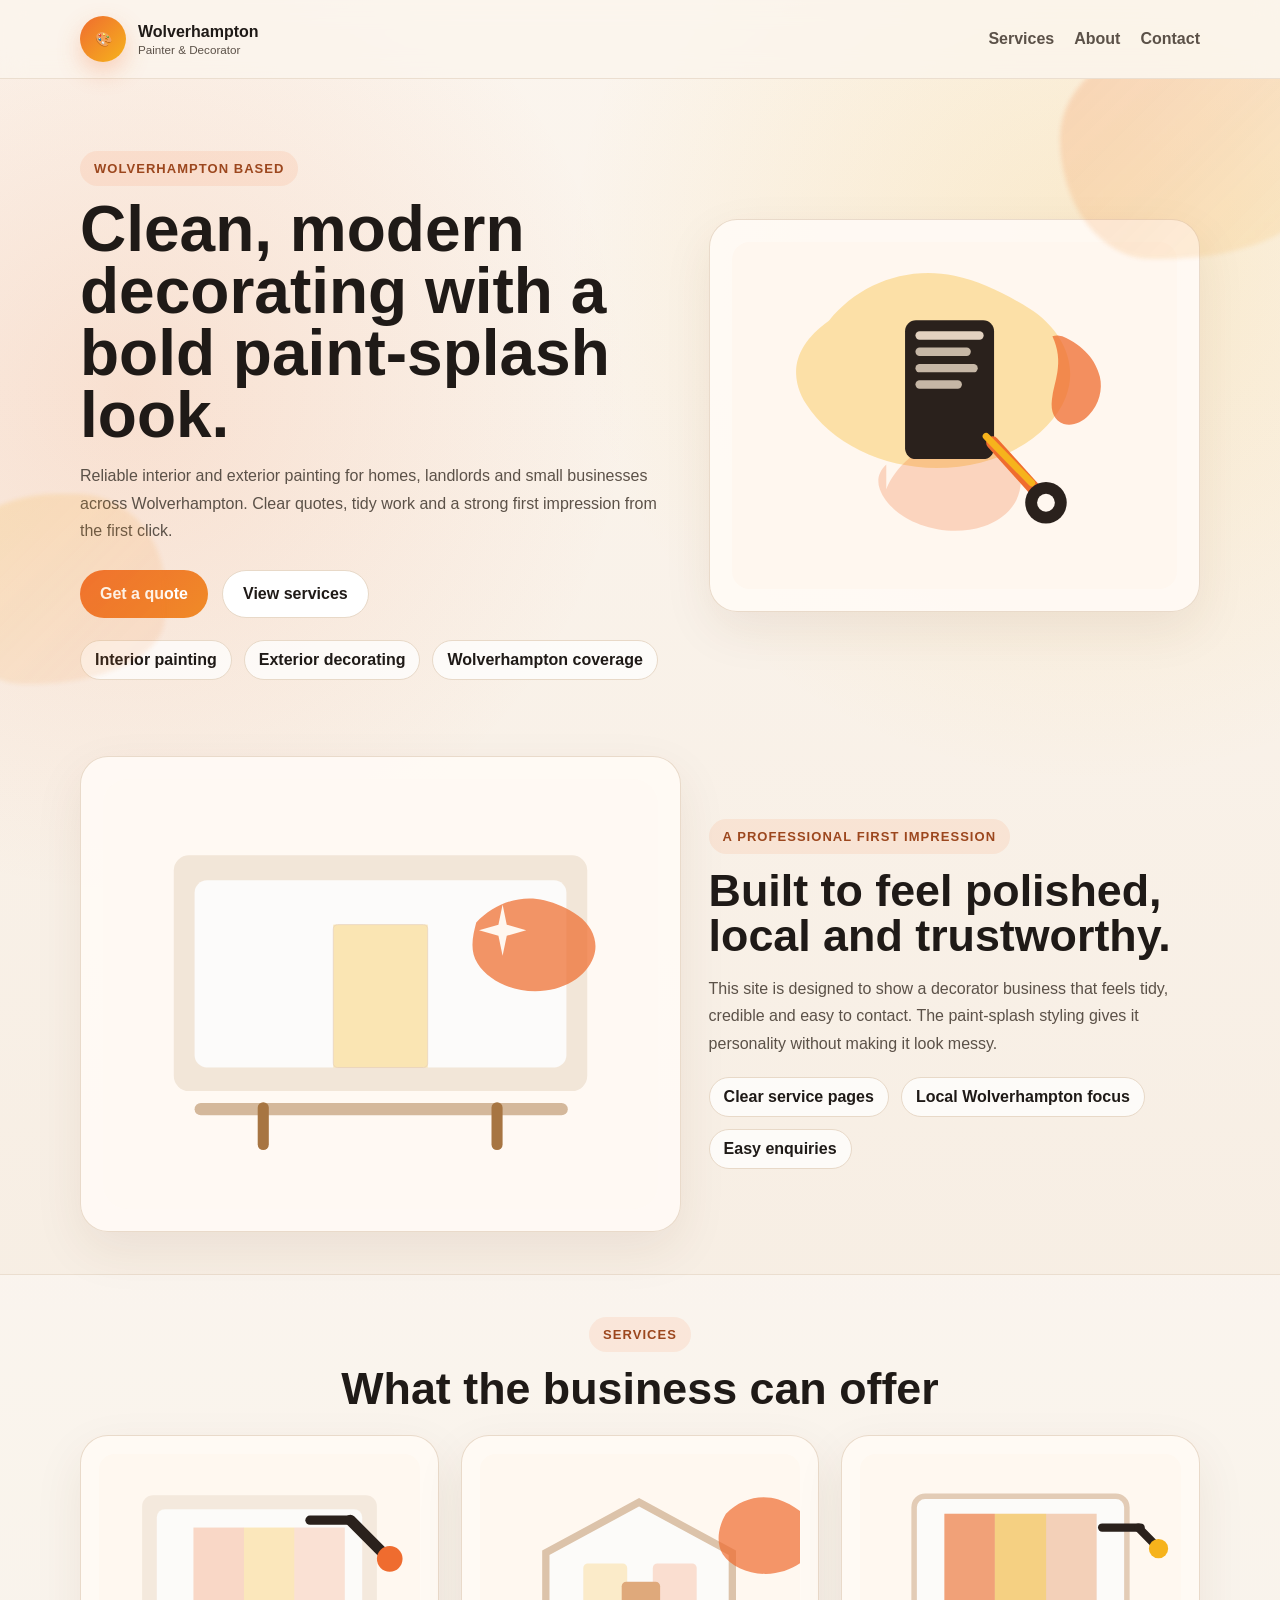
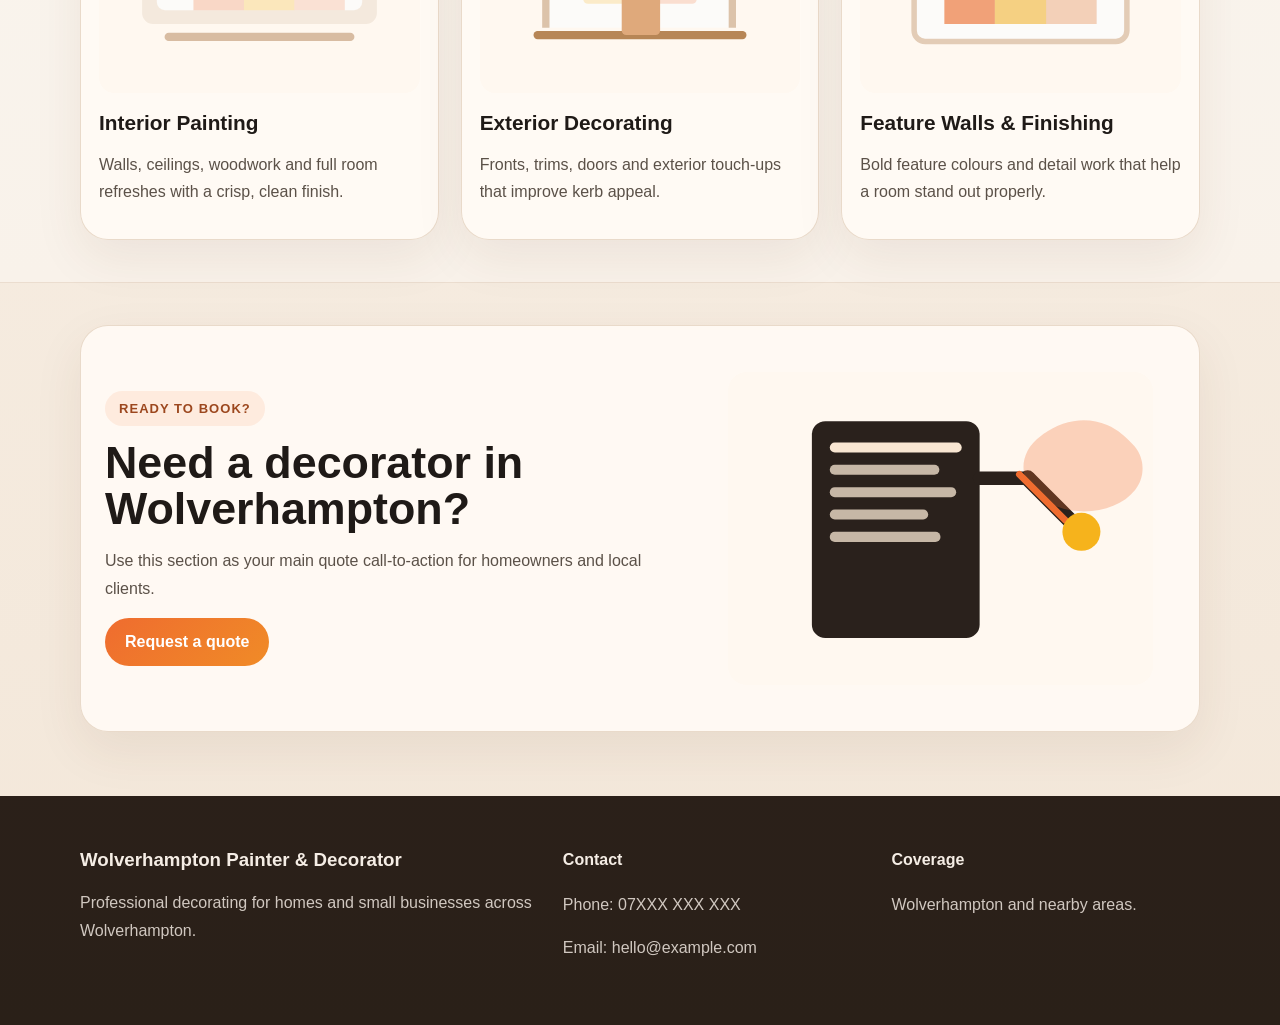
<file: index.html>
<!DOCTYPE html>
<html lang="en">
<head>
  <meta charset="UTF-8" />
  <meta name="viewport" content="width=device-width, initial-scale=1.0" />
  <title>Wolverhampton Painter & Decorator</title>
  <meta name="description" content="Professional painter and decorator services in Wolverhampton. Interior, exterior and residential decorating with a bold paint-splash brand style." />
  <link rel="stylesheet" href="assets/css/styles.css" />
</head>
<body>
  <header class="site-header">
    <div class="container nav">
      <a href="#top" class="brand">
        <span class="brand-mark">🎨</span>
        <span>
          <strong>Wolverhampton</strong>
          <small>Painter & Decorator</small>
        </span>
      </a>
      <nav>
        <a href="#services">Services</a>
        <a href="#about">About</a>
        <a href="#contact">Contact</a>
      </nav>
    </div>
  </header>

  <main id="top">
    <section class="hero">
      <div class="paint paint-a"></div>
      <div class="paint paint-b"></div>
      <div class="container hero-grid">
        <div class="hero-copy">
          <span class="eyebrow">Wolverhampton based</span>
          <h1>Clean, modern decorating with a bold paint-splash look.</h1>
          <p>
            Reliable interior and exterior painting for homes, landlords and small businesses across Wolverhampton.
            Clear quotes, tidy work and a strong first impression from the first click.
          </p>
          <div class="hero-actions">
            <a class="btn btn-primary" href="#contact">Get a quote</a>
            <a class="btn btn-secondary" href="#services">View services</a>
          </div>
          <ul class="hero-points">
            <li>Interior painting</li>
            <li>Exterior decorating</li>
            <li>Wolverhampton coverage</li>
          </ul>
        </div>
        <div class="hero-art card">
          <img src="assets/images/hero-paint.svg" alt="Paint splash decorator illustration" />
        </div>
      </div>
    </section>

    <section id="about" class="section">
      <div class="container split">
        <div class="card image-card">
          <img src="assets/images/room-finish.svg" alt="Freshly painted room illustration" />
        </div>
        <div class="text-block">
          <span class="eyebrow">A professional first impression</span>
          <h2>Built to feel polished, local and trustworthy.</h2>
          <p>
            This site is designed to show a decorator business that feels tidy, credible and easy to contact.
            The paint-splash styling gives it personality without making it look messy.
          </p>
          <div class="ticks">
            <div class="tick">Clear service pages</div>
            <div class="tick">Local Wolverhampton focus</div>
            <div class="tick">Easy enquiries</div>
          </div>
        </div>
      </div>
    </section>

    <section id="services" class="section alt">
      <div class="container">
        <div class="section-heading">
          <span class="eyebrow">Services</span>
          <h2>What the business can offer</h2>
        </div>
        <div class="cards three-up">
          <article class="card service-card">
            <img src="assets/images/interior.svg" alt="Interior painting illustration" />
            <h3>Interior Painting</h3>
            <p>Walls, ceilings, woodwork and full room refreshes with a crisp, clean finish.</p>
          </article>
          <article class="card service-card">
            <img src="assets/images/exterior.svg" alt="Exterior decorating illustration" />
            <h3>Exterior Decorating</h3>
            <p>Fronts, trims, doors and exterior touch-ups that improve kerb appeal.</p>
          </article>
          <article class="card service-card">
            <img src="assets/images/feature-wall.svg" alt="Feature wall paint illustration" />
            <h3>Feature Walls & Finishing</h3>
            <p>Bold feature colours and detail work that help a room stand out properly.</p>
          </article>
        </div>
      </div>
    </section>

    <section class="section cta-wrap">
      <div class="container">
        <div class="cta card">
          <div class="cta-copy">
            <span class="eyebrow">Ready to book?</span>
            <h2>Need a decorator in Wolverhampton?</h2>
            <p>Use this section as your main quote call-to-action for homeowners and local clients.</p>
            <a class="btn btn-primary" href="#contact">Request a quote</a>
          </div>
          <div class="cta-art">
            <img src="assets/images/quote.svg" alt="Paint roller and quote illustration" />
          </div>
        </div>
      </div>
    </section>
  </main>

  <footer id="contact" class="site-footer">
    <div class="container footer-grid">
      <div>
        <h3>Wolverhampton Painter & Decorator</h3>
        <p>Professional decorating for homes and small businesses across Wolverhampton.</p>
      </div>
      <div>
        <h4>Contact</h4>
        <p>Phone: 07XXX XXX XXX</p>
        <p>Email: hello@example.com</p>
      </div>
      <div>
        <h4>Coverage</h4>
        <p>Wolverhampton and nearby areas.</p>
      </div>
    </div>
  </footer>
</body>
</html>
</file>
<file: assets/css/styles.css>
:root {
  --bg: #f7f0e7;
  --panel: #fffaf5;
  --ink: #1f1a17;
  --muted: #5b5148;
  --line: #e8d9c8;
  --accent: #ef6c2f;
  --accent-2: #f6b31c;
}

* { box-sizing: border-box; }
html { scroll-behavior: smooth; }
body {
  margin: 0;
  font-family: Arial, Helvetica, sans-serif;
  color: var(--ink);
  background:
    radial-gradient(circle at 10% 15%, rgba(239,108,47,.14) 0, rgba(239,108,47,0) 20%),
    radial-gradient(circle at 85% 10%, rgba(246,179,28,.16) 0, rgba(246,179,28,0) 20%),
    linear-gradient(180deg, #fbf5ee 0%, #f3e7d9 100%);
}
img { max-width: 100%; display: block; }
a { color: inherit; text-decoration: none; }
.container { width: min(1120px, calc(100% - 32px)); margin: 0 auto; }
.card {
  background: rgba(255,250,245,0.94);
  border: 1px solid rgba(232,217,200,0.95);
  border-radius: 28px;
  box-shadow: 0 18px 50px rgba(88,56,29,.08);
}
.site-header {
  position: sticky; top: 0; z-index: 10;
  backdrop-filter: blur(12px);
  background: rgba(251,245,238,.78);
  border-bottom: 1px solid rgba(232,217,200,0.8);
}
.nav {
  min-height: 78px; display: flex; align-items: center; justify-content: space-between; gap: 20px;
}
.brand { display: flex; align-items: center; gap: 12px; font-size: 14px; }
.brand strong { display: block; font-size: 16px; }
.brand small { display: block; color: var(--muted); margin-top: 2px; }
.brand-mark {
  width: 46px; height: 46px; border-radius: 50%; display: grid; place-items: center;
  background: linear-gradient(135deg, var(--accent), var(--accent-2));
  color: white; box-shadow: 0 10px 25px rgba(239,108,47,.28);
}
nav { display: flex; gap: 20px; flex-wrap: wrap; }
nav a { color: var(--muted); font-weight: 700; }
.hero {
  position: relative; overflow: hidden; padding: 72px 0 34px;
}
.paint {
  position: absolute; border-radius: 50% 40% 60% 35% / 45% 50% 35% 55%;
  filter: blur(2px); opacity: .8;
}
.paint-a {
  width: 260px; height: 220px; top: -40px; right: -40px;
  background: linear-gradient(135deg, rgba(239,108,47,.25), rgba(246,179,28,.15));
}
.paint-b {
  width: 220px; height: 190px; bottom: 30px; left: -55px;
  background: linear-gradient(135deg, rgba(246,179,28,.22), rgba(239,108,47,.12));
}
.hero-grid, .split, .cta {
  display: grid; grid-template-columns: 1.1fr .9fr; gap: 28px; align-items: center;
}
.hero-copy h1 {
  font-size: clamp(2.4rem, 5vw, 4.6rem);
  line-height: .97; margin: 12px 0 16px;
}
.hero-copy p, .text-block p, .service-card p, .cta-copy p, .site-footer p { color: var(--muted); line-height: 1.7; }
.eyebrow {
  display: inline-block; padding: 10px 14px; border-radius: 999px; font-size: 13px; font-weight: 800;
  letter-spacing: .08em; text-transform: uppercase; background: rgba(239,108,47,.1); color: #9c471e;
}
.hero-actions { display: flex; gap: 14px; flex-wrap: wrap; margin: 26px 0 18px; }
.btn {
  display: inline-flex; align-items: center; justify-content: center; min-height: 48px; padding: 0 20px;
  border-radius: 999px; font-weight: 800;
}
.btn-primary { background: linear-gradient(135deg, var(--accent), #f08b27); color: white; }
.btn-secondary { background: white; border: 1px solid var(--line); }
.hero-points {
  list-style: none; padding: 0; margin: 22px 0 0; display: flex; gap: 12px; flex-wrap: wrap;
}
.hero-points li, .tick {
  background: rgba(255,255,255,.75); border: 1px solid var(--line); border-radius: 999px; padding: 10px 14px; font-weight: 700;
}
.hero-art, .image-card, .cta-art { padding: 22px; }
.section { padding: 42px 0; }
.alt { background: rgba(255,255,255,.35); border-top: 1px solid rgba(232,217,200,.8); border-bottom: 1px solid rgba(232,217,200,.8); }
.text-block h2, .section-heading h2, .cta-copy h2 { font-size: clamp(2rem, 3.5vw, 3.4rem); line-height: 1.02; margin: 14px 0; }
.ticks { display: flex; gap: 12px; flex-wrap: wrap; margin-top: 20px; }
.section-heading { text-align: center; max-width: 760px; margin: 0 auto 24px; }
.cards.three-up { display: grid; grid-template-columns: repeat(3, 1fr); gap: 22px; }
.service-card { padding: 18px; }
.service-card h3 { margin: 18px 0 10px; font-size: 1.3rem; }
.cta { padding: 24px; }
.site-footer {
  padding: 34px 0 48px; background: rgba(35,24,17,.96); color: #f5ede5; margin-top: 22px;
}
.footer-grid { display: grid; grid-template-columns: 1.2fr .8fr .8fr; gap: 20px; }
.site-footer p { color: rgba(245,237,229,.82); }

@media (max-width: 900px) {
  .hero-grid, .split, .cta, .cards.three-up, .footer-grid { grid-template-columns: 1fr; }
  .hero { padding-top: 40px; }
  .nav { padding: 14px 0; align-items: flex-start; flex-direction: column; }
  .hero-copy h1 { max-width: 12ch; }
}
</file>
